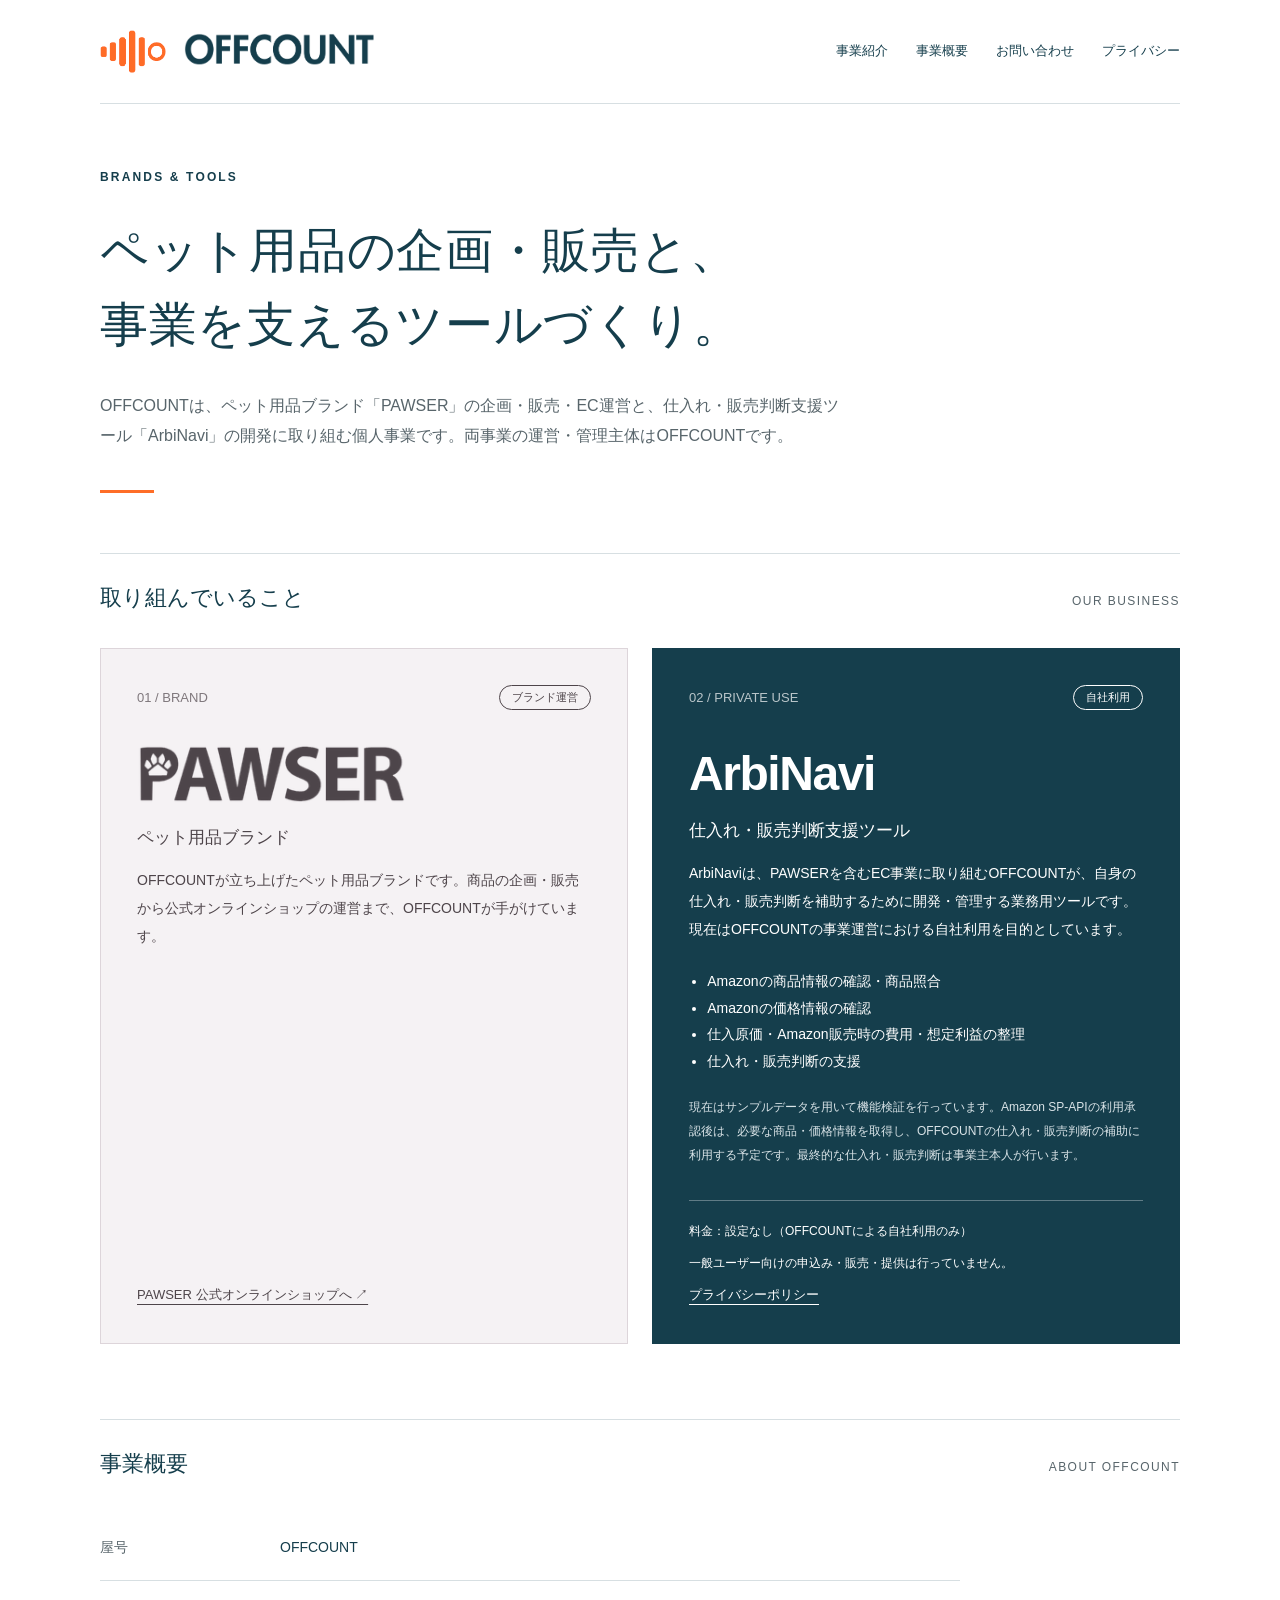
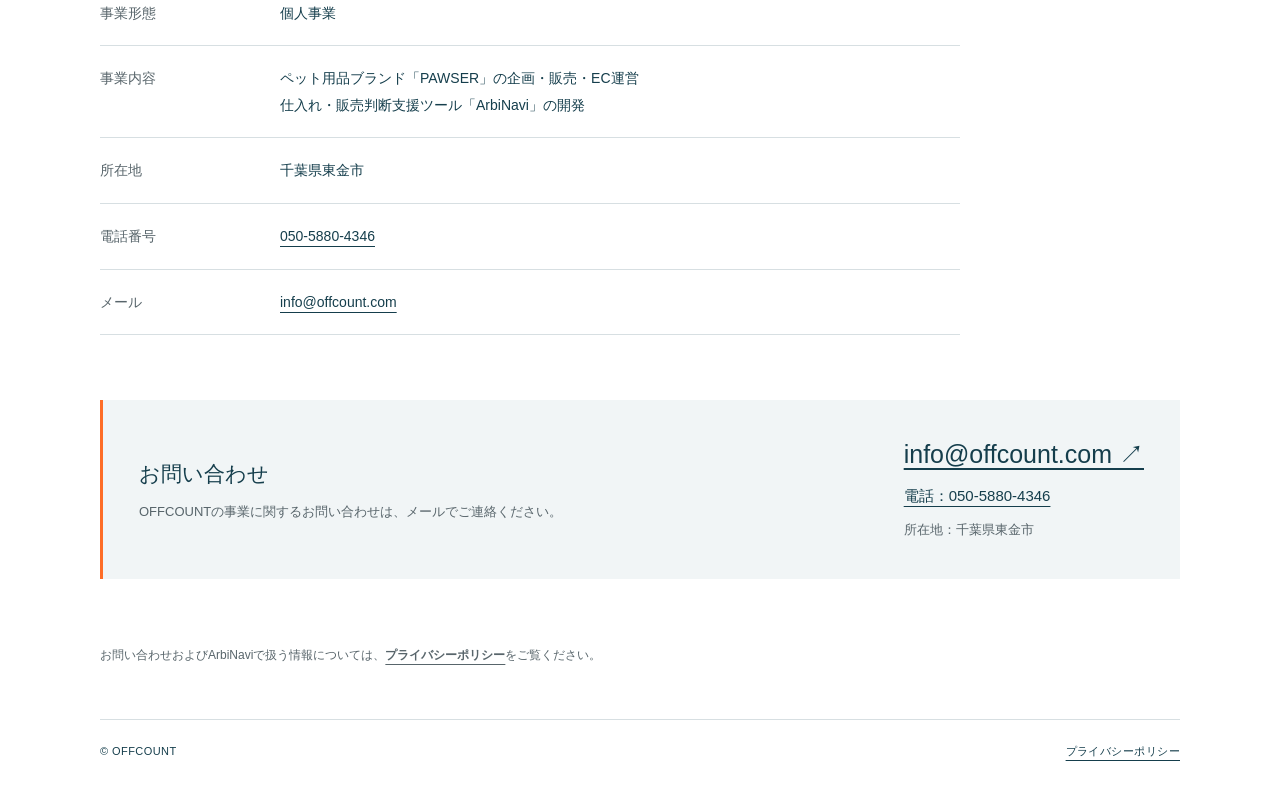
<file: index.html>
<!doctype html>
<html lang="ja">
<head>
  <meta charset="utf-8">
  <meta name="viewport" content="width=device-width,initial-scale=1">
  <meta name="description" content="OFFCOUNTの事業紹介。ペット用品ブランドPAWSERの運営と、仕入れ・販売判断支援ツールArbiNaviの開発に取り組んでいます。">
  <meta name="theme-color" content="#153e4c">
  <title>OFFCOUNT | ブランド運営とツール開発</title>
  <link rel="stylesheet" href="./style.css">
</head>
<body>
<a class="skip" href="#main">本文へ移動</a>
<div class="wrap">
  <header><a class="brand" href="./" aria-label="OFFCOUNT ホーム"><span class="offcount-logo"><img class="offcount-symbol" src="./assets/offcount-symbol.png" alt="" width="980" height="626"><img class="offcount-wordmark" src="./assets/offcount-wordmark.png" alt="OFFCOUNT" width="979" height="224"></span></a><nav aria-label="メインナビゲーション"><a href="#business">事業紹介</a><a href="#about">事業概要</a><a href="#contact">お問い合わせ</a><a href="./privacy.html">プライバシー</a></nav></header>
  <main id="main">
    <section class="hero" aria-labelledby="hero-title"><div class="eyebrow">BRANDS &amp; TOOLS</div><h1 id="hero-title">ペット用品の企画・販売と、<br>事業を支えるツールづくり。</h1><p>OFFCOUNTは、ペット用品ブランド「PAWSER」の企画・販売・EC運営と、仕入れ・販売判断支援ツール「ArbiNavi」の開発に取り組む個人事業です。両事業の運営・管理主体はOFFCOUNTです。</p><div class="rule" aria-hidden="true"></div></section>
    <section id="business" aria-labelledby="business-title"><div class="section-head"><h2 id="business-title">取り組んでいること</h2><span>OUR BUSINESS</span></div>
      <div class="businesses">
        <article class="business pawser"><div class="meta"><span class="number">01 / BRAND</span><span class="tag">ブランド運営</span></div><h3 class="pawser-logo"><img src="./assets/pawser-logo.png" alt="PAWSER" width="290" height="64"></h3><h4>ペット用品ブランド</h4><p>OFFCOUNTが立ち上げたペット用品ブランドです。商品の企画・販売から公式オンラインショップの運営まで、OFFCOUNTが手がけています。</p><div class="bottom"><a href="https://www.pawser.jp/" target="_blank" rel="noopener noreferrer">PAWSER 公式オンラインショップへ ↗</a></div></article>
        <article class="business arbinavi" id="arbinavi"><div class="meta"><span class="number">02 / PRIVATE USE</span><span class="tag">自社利用</span></div><h3 class="wordmark" aria-label="ArbiNavi">ArbiNavi</h3><h4>仕入れ・販売判断支援ツール</h4><p>ArbiNaviは、PAWSERを含むEC事業に取り組むOFFCOUNTが、自身の仕入れ・販売判断を補助するために開発・管理する業務用ツールです。現在はOFFCOUNTの事業運営における自社利用を目的としています。</p><ul><li>Amazonの商品情報の確認・商品照合</li><li>Amazonの価格情報の確認</li><li>仕入原価・Amazon販売時の費用・想定利益の整理</li><li>仕入れ・販売判断の支援</li></ul><p class="data-note">現在はサンプルデータを用いて機能検証を行っています。Amazon SP-APIの利用承認後は、必要な商品・価格情報を取得し、OFFCOUNTの仕入れ・販売判断の補助に利用する予定です。最終的な仕入れ・販売判断は事業主本人が行います。</p><div class="bottom"><p class="usage">料金：設定なし（OFFCOUNTによる自社利用のみ）</p><p>一般ユーザー向けの申込み・販売・提供は行っていません。</p><a href="./privacy.html">プライバシーポリシー</a></div></article>
      </div>
    </section>
    <section class="about" id="about" aria-labelledby="about-title"><div class="section-head"><h2 id="about-title">事業概要</h2><span>ABOUT OFFCOUNT</span></div><dl><div><dt>屋号</dt><dd>OFFCOUNT</dd></div><div><dt>事業形態</dt><dd>個人事業</dd></div><div><dt>事業内容</dt><dd>ペット用品ブランド「PAWSER」の企画・販売・EC運営<br>仕入れ・販売判断支援ツール「ArbiNavi」の開発</dd></div><div><dt>所在地</dt><dd>千葉県東金市</dd></div><div><dt>電話番号</dt><dd><a href="tel:05058804346">050-5880-4346</a></dd></div><div><dt>メール</dt><dd><a href="mailto:info@offcount.com">info@offcount.com</a></dd></div></dl></section>
    <section class="contact" id="contact" aria-labelledby="contact-title"><div><h2 id="contact-title">お問い合わせ</h2><p>OFFCOUNTの事業に関するお問い合わせは、メールでご連絡ください。</p></div><div class="contact-details"><a class="contact-email" href="mailto:info@offcount.com">info@offcount.com ↗</a><a class="contact-phone" href="tel:05058804346">電話：050-5880-4346</a><span>所在地：千葉県東金市</span></div></section>
    <section class="privacy" aria-label="個人情報の取り扱い"><p>お問い合わせおよびArbiNaviで扱う情報については、<a href="./privacy.html">プライバシーポリシー</a>をご覧ください。</p></section>
  </main>
  <footer><span>© OFFCOUNT</span><a href="./privacy.html">プライバシーポリシー</a></footer>
</div>
</body>
</html>
</file>
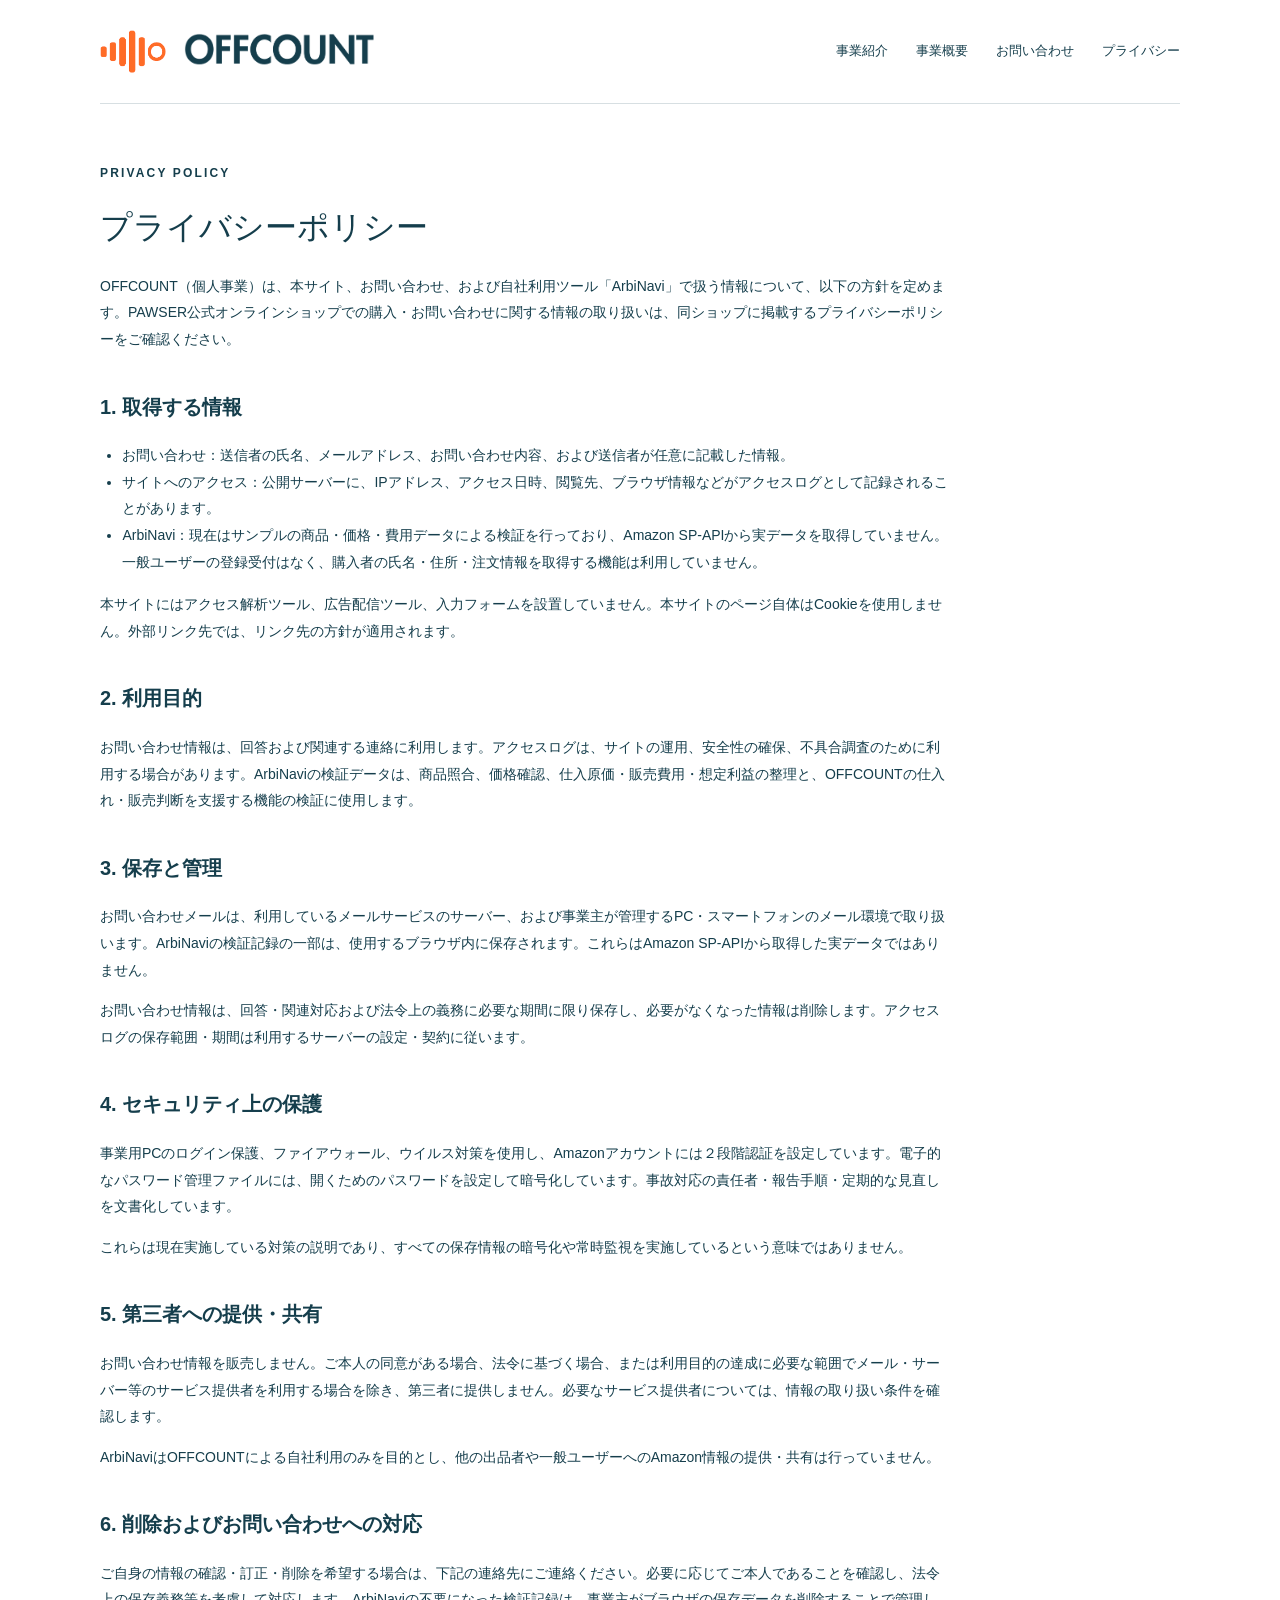
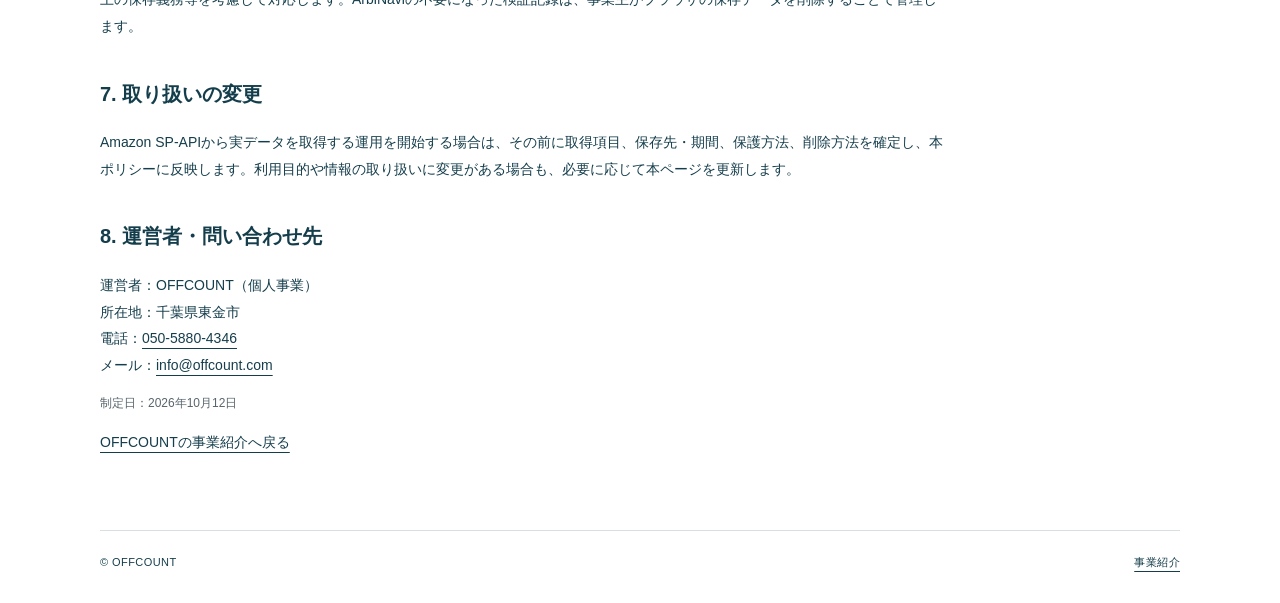
<file: privacy.html>
<!doctype html>
<html lang="ja"><head><meta charset="utf-8"><meta name="viewport" content="width=device-width,initial-scale=1"><meta name="description" content="OFFCOUNTの公式サイト、お問い合わせおよび自社利用ツールArbiNaviに関する情報の取り扱い方針。"><meta name="theme-color" content="#153e4c"><title>プライバシーポリシー | OFFCOUNT</title><link rel="stylesheet" href="./style.css"></head>
<body><a class="skip" href="#main">本文へ移動</a><div class="wrap"><header><a class="brand" href="./index.html" aria-label="OFFCOUNT ホーム"><span class="offcount-logo"><img class="offcount-symbol" src="./assets/offcount-symbol.png" alt="" width="980" height="626"><img class="offcount-wordmark" src="./assets/offcount-wordmark.png" alt="OFFCOUNT" width="979" height="224"></span></a><nav aria-label="メインナビゲーション"><a href="./index.html#business">事業紹介</a><a href="./index.html#about">事業概要</a><a href="./index.html#contact">お問い合わせ</a><a href="./privacy.html">プライバシー</a></nav></header>
<main class="policy" id="main"><div class="eyebrow">PRIVACY POLICY</div><h1>プライバシーポリシー</h1><p>OFFCOUNT（個人事業）は、本サイト、お問い合わせ、および自社利用ツール「ArbiNavi」で扱う情報について、以下の方針を定めます。PAWSER公式オンラインショップでの購入・お問い合わせに関する情報の取り扱いは、同ショップに掲載するプライバシーポリシーをご確認ください。</p>
<h2>1. 取得する情報</h2><ul><li>お問い合わせ：送信者の氏名、メールアドレス、お問い合わせ内容、および送信者が任意に記載した情報。</li><li>サイトへのアクセス：公開サーバーに、IPアドレス、アクセス日時、閲覧先、ブラウザ情報などがアクセスログとして記録されることがあります。</li><li>ArbiNavi：現在はサンプルの商品・価格・費用データによる検証を行っており、Amazon SP-APIから実データを取得していません。一般ユーザーの登録受付はなく、購入者の氏名・住所・注文情報を取得する機能は利用していません。</li></ul><p>本サイトにはアクセス解析ツール、広告配信ツール、入力フォームを設置していません。本サイトのページ自体はCookieを使用しません。外部リンク先では、リンク先の方針が適用されます。</p>
<h2>2. 利用目的</h2><p>お問い合わせ情報は、回答および関連する連絡に利用します。アクセスログは、サイトの運用、安全性の確保、不具合調査のために利用する場合があります。ArbiNaviの検証データは、商品照合、価格確認、仕入原価・販売費用・想定利益の整理と、OFFCOUNTの仕入れ・販売判断を支援する機能の検証に使用します。</p>
<h2>3. 保存と管理</h2><p>お問い合わせメールは、利用しているメールサービスのサーバー、および事業主が管理するPC・スマートフォンのメール環境で取り扱います。ArbiNaviの検証記録の一部は、使用するブラウザ内に保存されます。これらはAmazon SP-APIから取得した実データではありません。</p><p>お問い合わせ情報は、回答・関連対応および法令上の義務に必要な期間に限り保存し、必要がなくなった情報は削除します。アクセスログの保存範囲・期間は利用するサーバーの設定・契約に従います。</p>
<h2>4. セキュリティ上の保護</h2><p>事業用PCのログイン保護、ファイアウォール、ウイルス対策を使用し、Amazonアカウントには２段階認証を設定しています。電子的なパスワード管理ファイルには、開くためのパスワードを設定して暗号化しています。事故対応の責任者・報告手順・定期的な見直しを文書化しています。</p><p>これらは現在実施している対策の説明であり、すべての保存情報の暗号化や常時監視を実施しているという意味ではありません。</p>
<h2>5. 第三者への提供・共有</h2><p>お問い合わせ情報を販売しません。ご本人の同意がある場合、法令に基づく場合、または利用目的の達成に必要な範囲でメール・サーバー等のサービス提供者を利用する場合を除き、第三者に提供しません。必要なサービス提供者については、情報の取り扱い条件を確認します。</p><p>ArbiNaviはOFFCOUNTによる自社利用のみを目的とし、他の出品者や一般ユーザーへのAmazon情報の提供・共有は行っていません。</p>
<h2>6. 削除およびお問い合わせへの対応</h2><p>ご自身の情報の確認・訂正・削除を希望する場合は、下記の連絡先にご連絡ください。必要に応じてご本人であることを確認し、法令上の保存義務等を考慮して対応します。ArbiNaviの不要になった検証記録は、事業主がブラウザの保存データを削除することで管理します。</p>
<h2>7. 取り扱いの変更</h2><p>Amazon SP-APIから実データを取得する運用を開始する場合は、その前に取得項目、保存先・期間、保護方法、削除方法を確定し、本ポリシーに反映します。利用目的や情報の取り扱いに変更がある場合も、必要に応じて本ページを更新します。</p>
<h2>8. 運営者・問い合わせ先</h2><p>運営者：OFFCOUNT（個人事業）<br>所在地：千葉県東金市<br>電話：<a href="tel:05058804346">050-5880-4346</a><br>メール：<a href="mailto:info@offcount.com">info@offcount.com</a></p><p class="date">制定日：2026年10月12日</p><p><a href="./index.html">OFFCOUNTの事業紹介へ戻る</a></p></main><footer><span>© OFFCOUNT</span><a href="./index.html">事業紹介</a></footer></div></body></html>
</file>
<file: style.css>
:root{--ink:#153e4c;--muted:#58656b;--paper:#ffffff;--line:#d7dfe2;--accent:#fe6d27}
    *{box-sizing:border-box}html{scroll-behavior:smooth;scroll-padding-top:25px}body{margin:0;background:var(--paper);color:var(--ink);font-family:"Yu Gothic","Hiragino Kaku Gothic ProN",Meiryo,sans-serif;line-height:1.9}a{color:inherit;text-underline-offset:5px}a:focus-visible{outline:3px solid #153e4c;outline-offset:6px}.wrap{max-width:1160px;margin:auto;padding:0 40px}.skip{position:absolute;left:20px;top:-100px;background:white;padding:10px}.skip:focus{top:10px}header{display:flex;align-items:center;justify-content:space-between;gap:24px;padding:28px 0;border-bottom:1px solid var(--line)}.brand{font-family:Arial,sans-serif;font-size:25px;font-weight:800;letter-spacing:.05em;text-decoration:none}nav{display:flex;gap:28px;font-size:13px}nav a{text-decoration:none}nav a:hover{text-decoration:underline}.hero{padding:90px 0 75px;position:relative}.eyebrow{font:12px/1.5 Arial,sans-serif;letter-spacing:.18em;font-weight:bold}.hero h1{font-size:clamp(34px,4.5vw,60px);line-height:1.5;font-weight:500;letter-spacing:.04em;margin:28px 0}.hero p{font-size:16px;color:var(--muted);max-width:650px}.hero .rule{width:76px;height:5px;background:var(--ink);margin-top:38px}.section-head{display:flex;justify-content:space-between;align-items:baseline;border-top:1px solid var(--line);padding:23px 0 30px;gap:15px}.section-head h2{font-size:22px;font-weight:500;margin:0}.section-head span{font:12px Arial,sans-serif;letter-spacing:.12em}.businesses{display:grid;grid-template-columns:1fr 1fr;gap:24px;padding-bottom:75px}.business{padding:36px;border:1px solid var(--line);display:flex;flex-direction:column;min-height:405px}.business.pawser{background:#e8ebe0}.business.arbinavi{background:var(--ink);color:var(--paper);border-color:var(--ink)}.meta{display:flex;align-items:center;justify-content:space-between;gap:12px;font-size:12px}.number{font:13px Arial,sans-serif;opacity:.7}.tag{border:1px solid currentColor;border-radius:30px;padding:1px 12px;font-size:11px}.business h3{font:48px/1.2 Arial,sans-serif;letter-spacing:.015em;margin:35px 0 12px}.business h4{font-size:17px;margin:0 0 12px;font-weight:500}.business p{font-size:14px;margin:0 0 25px;line-height:2}.business .bottom{margin-top:auto;font-size:13px}.business.arbinavi .bottom{color:var(--accent)}.about{padding-bottom:65px}.about dl{margin:0;max-width:860px}.about dl>div{display:grid;grid-template-columns:180px 1fr;border-bottom:1px solid var(--line);padding:19px 0;font-size:14px}.about dt{color:var(--muted)}.about dd{margin:0}.contact{background:#e5e9d9;padding:36px;margin-bottom:65px;display:flex;justify-content:space-between;align-items:center;gap:24px}.contact h2{font-size:21px;font-weight:500;margin:0 0 6px}.contact p{margin:0;font-size:13px;color:var(--muted)}.contact>a{font:clamp(18px,2.5vw,28px) Arial,sans-serif;white-space:nowrap}.privacy{padding-bottom:40px;max-width:820px}.privacy h2{font-size:15px;font-weight:500}.privacy p{font-size:12px;color:var(--muted)}footer{border-top:1px solid var(--line);padding:22px 0 30px;display:flex;justify-content:space-between;gap:20px;font:11px/1.8 Arial,sans-serif;letter-spacing:.04em}footer a{font-family:Meiryo,sans-serif}
    @media(max-width:700px){.wrap{padding:0 22px}header{padding:22px 0}.brand{font-size:22px}nav{gap:16px;font-size:12px}.hero{padding:55px 0}.hero h1{font-size:34px}.hero p{font-size:14px}.businesses{grid-template-columns:1fr;padding-bottom:48px}.business{padding:28px;min-height:370px}.business h3{font-size:42px}.section-head h2{font-size:20px}.about dl>div{grid-template-columns:95px 1fr;gap:14px}.contact{flex-direction:column;align-items:flex-start;padding:27px;margin-bottom:40px}.contact>a{font-size:23px}footer{flex-wrap:wrap}.about{padding-bottom:40px}}
    @media(prefers-reduced-motion:reduce){html{scroll-behavior:auto}}
  
.business .wordmark{font-weight:700;letter-spacing:-.045em}.wordmark span{color:var(--accent)}
.business ul{padding-left:1.3em;font-size:14px;margin:0 0 20px}.business .usage{font-size:13px;border-top:1px solid #6d827a;padding-top:18px;margin-bottom:15px}.business .bottom p{margin:8px 0;font-size:12px}.business .data-note{font-size:12px;opacity:.85}.businesses{align-items:stretch}
.policy{max-width:850px;padding:60px 0}.policy h1{font-size:32px;font-weight:500;line-height:1.5}.policy h2{font-size:20px;margin-top:35px}.policy p,.policy li{font-size:14px}.policy .date{font-size:12px;color:var(--muted)}.policy ul{padding-left:1.4em}
@media(max-width:700px){header{flex-wrap:wrap;gap:12px}nav{flex-wrap:wrap}.hero h1{font-size:30px}.policy{padding:35px 0}.policy h1{font-size:26px}.business h3{font-size:42px}}

/* Supplied tightly trimmed artwork: preserve the full image and its aspect ratio. */
header{padding:28px 0;min-height:104px;flex-wrap:wrap}.brand{display:block;max-width:100%;flex-shrink:0}
.offcount-logo{display:flex;align-items:center;gap:14px;width:278px;max-width:100%}
.offcount-logo img{display:block;height:auto;object-fit:contain;min-width:0}
.offcount-symbol{width:66px;flex:0 0 66px}.offcount-wordmark{width:198px;flex:1 1 auto}
.hero{padding:64px 0 60px}.hero h1{font-size:clamp(30px,3.8vw,48px);letter-spacing:.015em;line-height:1.55}.hero p{max-width:740px}.hero .rule{background:var(--accent);height:3px;width:54px}
.business{min-width:0}.business.pawser{background:#f5f2f4;color:#4e454a;border-color:#ddd5da}
.business h3.pawser-logo{width:270px;max-width:100%;margin:34px 0 18px;line-height:1}
.pawser-logo img{display:block;width:100%;height:auto;object-fit:contain}
.business.arbinavi{background:var(--ink);color:#fff;border-color:var(--ink)}.business.arbinavi .bottom{color:#fff}.business .wordmark{font-family:Arial,sans-serif;letter-spacing:-.03em;font-weight:600}.business .usage{border-color:#607c86}.business .data-note{opacity:1;color:#dae4e8}
.contact{background:#f1f5f6;border-left:3px solid var(--accent)}.contact-details{display:flex;flex-direction:column;gap:8px;flex-shrink:0;font-size:13px}.contact-email{font:clamp(18px,2.5vw,25px)/1.5 Arial,sans-serif}.contact-phone{align-self:flex-start;font-size:15px}.contact-details span{color:var(--muted)}
.section-head span{color:var(--muted)}.privacy a{font-weight:600}.about dd{min-width:0;overflow-wrap:anywhere}a{overflow-wrap:anywhere}
@media(max-width:850px){.contact{flex-direction:column;align-items:flex-start}}
@media(max-width:700px){header{min-height:0;gap:20px;padding:24px 0}nav{gap:12px 20px;width:100%;font-size:12px}.offcount-logo{width:242px;gap:12px}.offcount-symbol{width:58px;flex-basis:58px}.offcount-wordmark{width:172px}.hero{padding:40px 0}.hero h1{font-size:28px}.business{padding:25px}.meta{flex-wrap:wrap}.section-head{flex-wrap:wrap}.contact-details{max-width:100%}}
@media(max-width:360px){.wrap{padding:0 18px}.business{padding:22px}.hero h1{font-size:25px}.about dl>div{grid-template-columns:72px 1fr;gap:12px}.contact{padding:22px}.contact-email{font-size:20px}}
</file>
